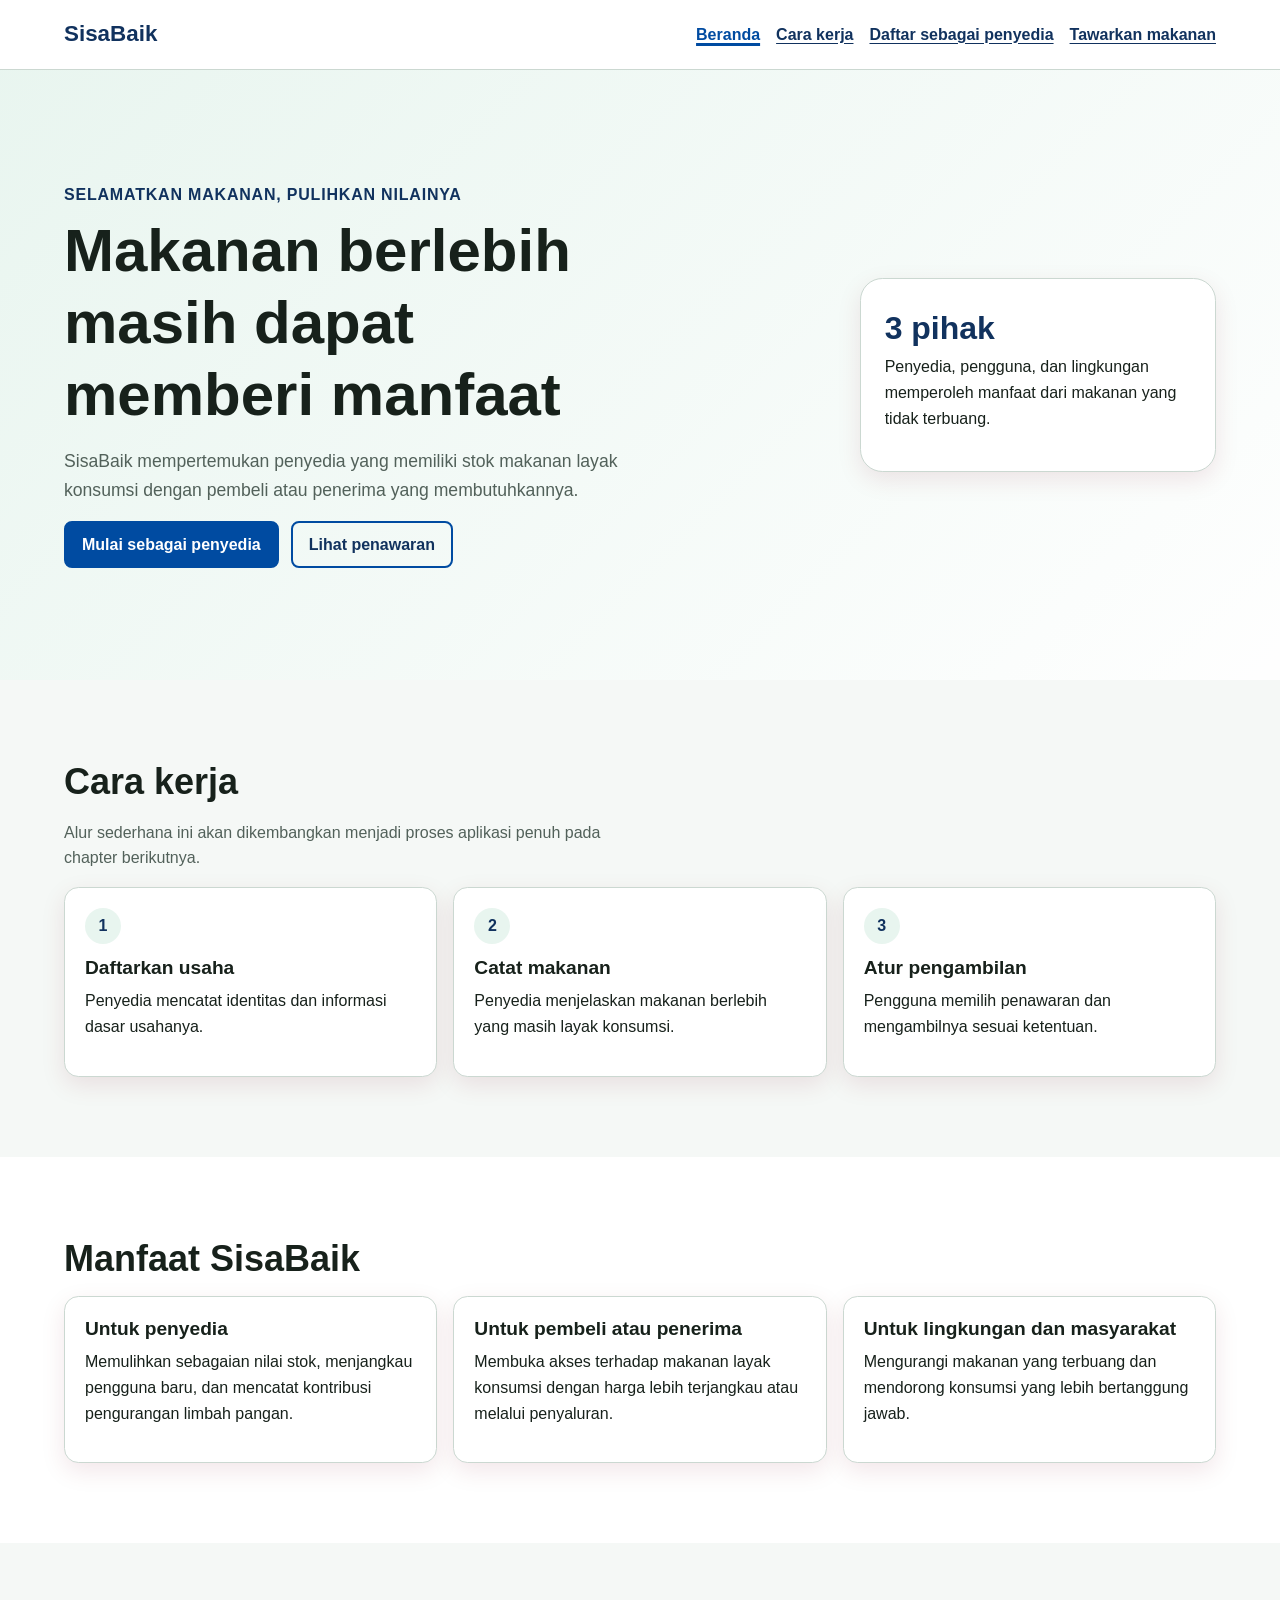
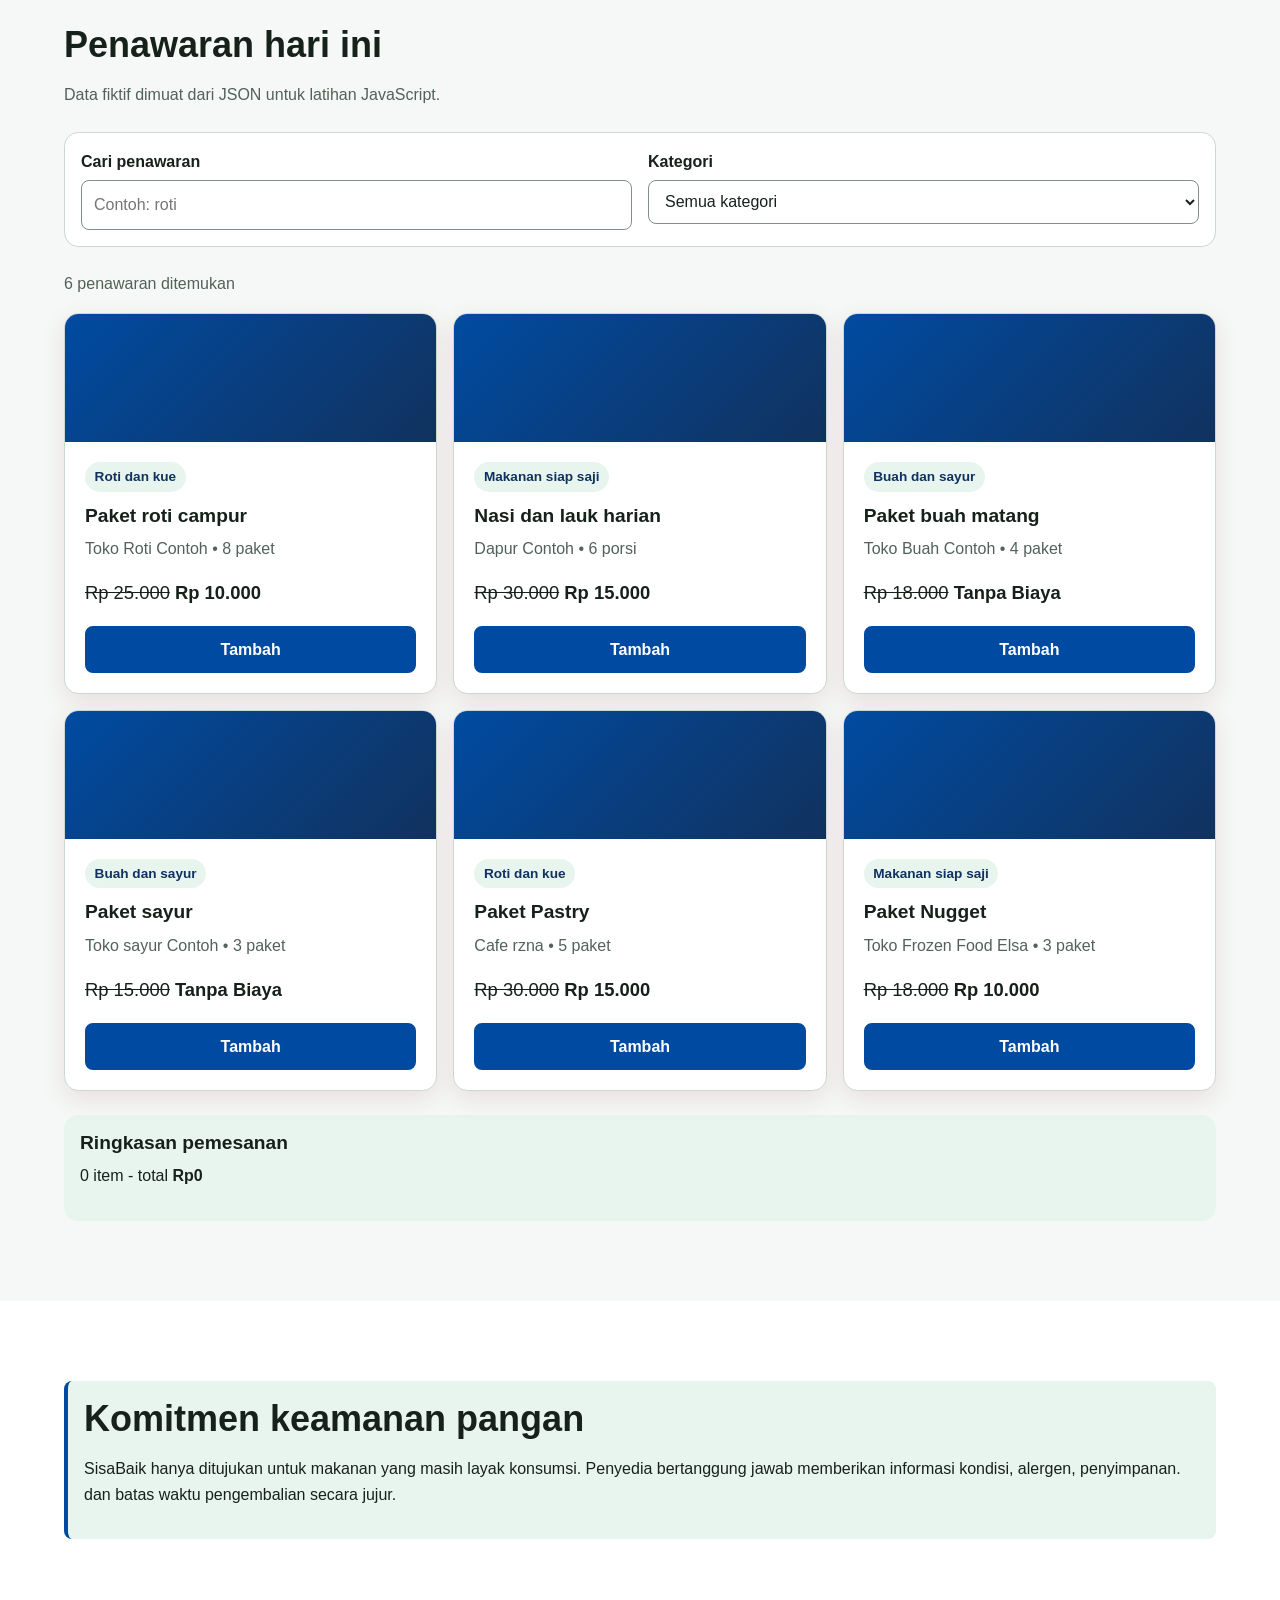
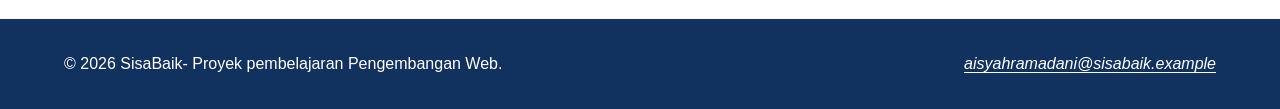
<file: index.html>
<!doctype html>
<html lang="id">
  <head>
    <meta charset="utf-8">
    <meta name="viewport" content="width=device-width, initial-scale=1">
    <meta name="description" content="SisaBaik membantu penyedia menawarkan makanan berlebih agar tetap bernilai,
     terjangkau, dan tidak terbuang.">
    <title>Beranda | SisaBaik</title>
    <link rel="stylesheet" href="styles.css">
    <script src="app.js" defer></script>
  </head>
  <body>
    <a class="skip-link" href="#konten-utama">Lewati ke konten utama</a>

    <header class="site-header">
      <div class="container header-layout">
        <p class="brand">SisaBaik</p>
        <nav aria-label="Navigasi utama">
          <ul class="nav-list">
            <li><a href="index.html" aria-current="page">Beranda</a></li>
            <li><a href="#cara-kerja">Cara kerja</a></li>
            <li><a href="daftar-penyedia.html">Daftar sebagai penyedia</a></li>
            <li><a href="tawarkan-makanan.html">Tawarkan makanan</a></li>
          </ul>
        </nav>
      </div>
    </header>

    <main id="konten-utama" tabindex="-1">
      <section class="hero" aria-labelledby="judul-utama">
        <div class="container hero-layout">
          <div>
            <p class="eyebrow">Selamatkan makanan, pulihkan nilainya</p>
            <h1 id="judul-utama">Makanan berlebih masih dapat memberi manfaat</h1>
            <p class="lead">SisaBaik mempertemukan penyedia yang memiliki stok makanan layak konsumsi dengan pembeli atau penerima yang membutuhkannya.</p>
            <div class="button-group">
              <a class="button" href="daftar-penyedia.html">Mulai sebagai penyedia</a>
              <a class="button button-secondary" href="#penawaran-contoh">Lihat penawaran</a>
              </div>
        </div>
        <aside class="hero-panel" aria-label="Ringkasan manfaat SisaBaik">
          <strong>3 pihak</strong>
          <p>Penyedia, pengguna, dan lingkungan memperoleh manfaat dari makanan yang tidak terbuang.</p>
        </aside>
      </div>
    </section>

    <section class="section" id="cara-kerja" aria-labelledby="judul-cara-kerja">
      <div class="container">
        <h2 id="judul-cara-kerja">Cara kerja</h2>
        <p class="section-intro">Alur sederhana ini akan dikembangkan menjadi proses aplikasi penuh pada chapter 
          berikutnya.</p>
        <div class="steps-grid">
          <article class="card">
            <span class="step-number" aria-hidden="true">1</span>
            <h3>Daftarkan usaha</h3>
            <p>Penyedia mencatat identitas dan informasi dasar usahanya.</p>
          </article>
          <article class="card">
            <span class="step-number" aria-hidden="true">2</span>
            <h3>Catat makanan</h3>
            <p>Penyedia menjelaskan makanan berlebih yang masih layak konsumsi.</p>
          </article>
          <article class="card">
            <span class="step-number" aria-hidden="true">3</span>
            <h3>Atur pengambilan</h3>
            <p>Pengguna memilih penawaran dan mengambilnya sesuai ketentuan.</p>
          </article>
        </div>
      </div>
    </section>

    <section class="section section-alt" aria-labelledby="judul-manfaat">
      <div class="container">
        <h2 id="judul-manfaat">Manfaat SisaBaik</h2>
        <div class="benefit-grid">
          <article class="card">
            <h3>Untuk penyedia</h3>
            <p>Memulihkan sebagaian nilai stok, menjangkau pengguna baru, dan mencatat kontribusi pengurangan limbah
              pangan.</p>
          </article>
          <article class="card">
            <h3>Untuk pembeli atau penerima</h3>
            <p>Membuka akses terhadap makanan layak konsumsi dengan harga lebih terjangkau atau melalui penyaluran.</p>
          </article>
          <article class="card">
            <h3>Untuk lingkungan dan masyarakat</h3>
            <p>Mengurangi makanan yang terbuang dan mendorong konsumsi yang lebih bertanggung jawab. </p>
          </article>
        </div>  
        </div>
        </section>

        <section class="section" id="penawaran-contoh" aria-labelledby="judul-penawaran">
          <div class="container">
            <h2 id="judul-penawaran">Penawaran hari ini</h2>
            <p class="section-intro">Data fiktif dimuat dari JSON untuk latihan JavaScript.</p>
            <form class="filter-panel" id="filter-form" role="search">
              <p>
                <label for="kata-kunci">Cari penawaran</label><br>
                <input id="kata-kunci" name="kata_kunci" type="search" placeholder="Contoh: roti">
              </p>
              <p>
                <label for="filter-kategori">Kategori</label><br>
                <select id="filter-kategori" name="kategori">
                  <option value="semua">Semua kategori</option>
                  <option value="makanan-siap-saji">Makanan siap saji</option>
                  <option value="roti-kue">Roti dan kue</option>
                  <option value="buah-sayur">Buah dan sayur</option>
                </select>
              </p>
            </form>
            <p id="status-katalog" class="status-message" role="status" aria-live="polite">Memuat penawaran...</p>
            <div class="offer-grid" id="daftar-penawaran"></div>
            <aside class="cart-summary" aria-labelledby="judul-ringkasan">
              <h3 id="judul-ringkasan">Ringkasan pemesanan</h3>
              <p> <span id="jumlah-item">0</span> item - total <strong id="total-pesanan">Rp0</strong></p>
            </aside>
            </div>
            </section>

            
        <section class="section section-alt" aria-labelledby="judul-keamanan">
          <div class="container">
            <div class="notice">
              <h2 id="judul-keamanan">Komitmen keamanan pangan</h2>
              <p>SisaBaik hanya ditujukan untuk makanan yang masih layak konsumsi. Penyedia bertanggung jawab memberikan
                informasi kondisi, alergen, penyimpanan. dan batas waktu pengembalian secara jujur. </p>
            </div>
          </div>
        </section>
</main>

<footer class="site-footer">
  <div class="container footer-layout">
    <p>&copy; 2026 SisaBaik- Proyek pembelajaran Pengembangan Web.</p>
    <address><a href="mailto:tim@sisabaik.example">aisyahramadani@sisabaik.example</a></address>
  </div>
</footer>
  </body>
  </html>
</file>
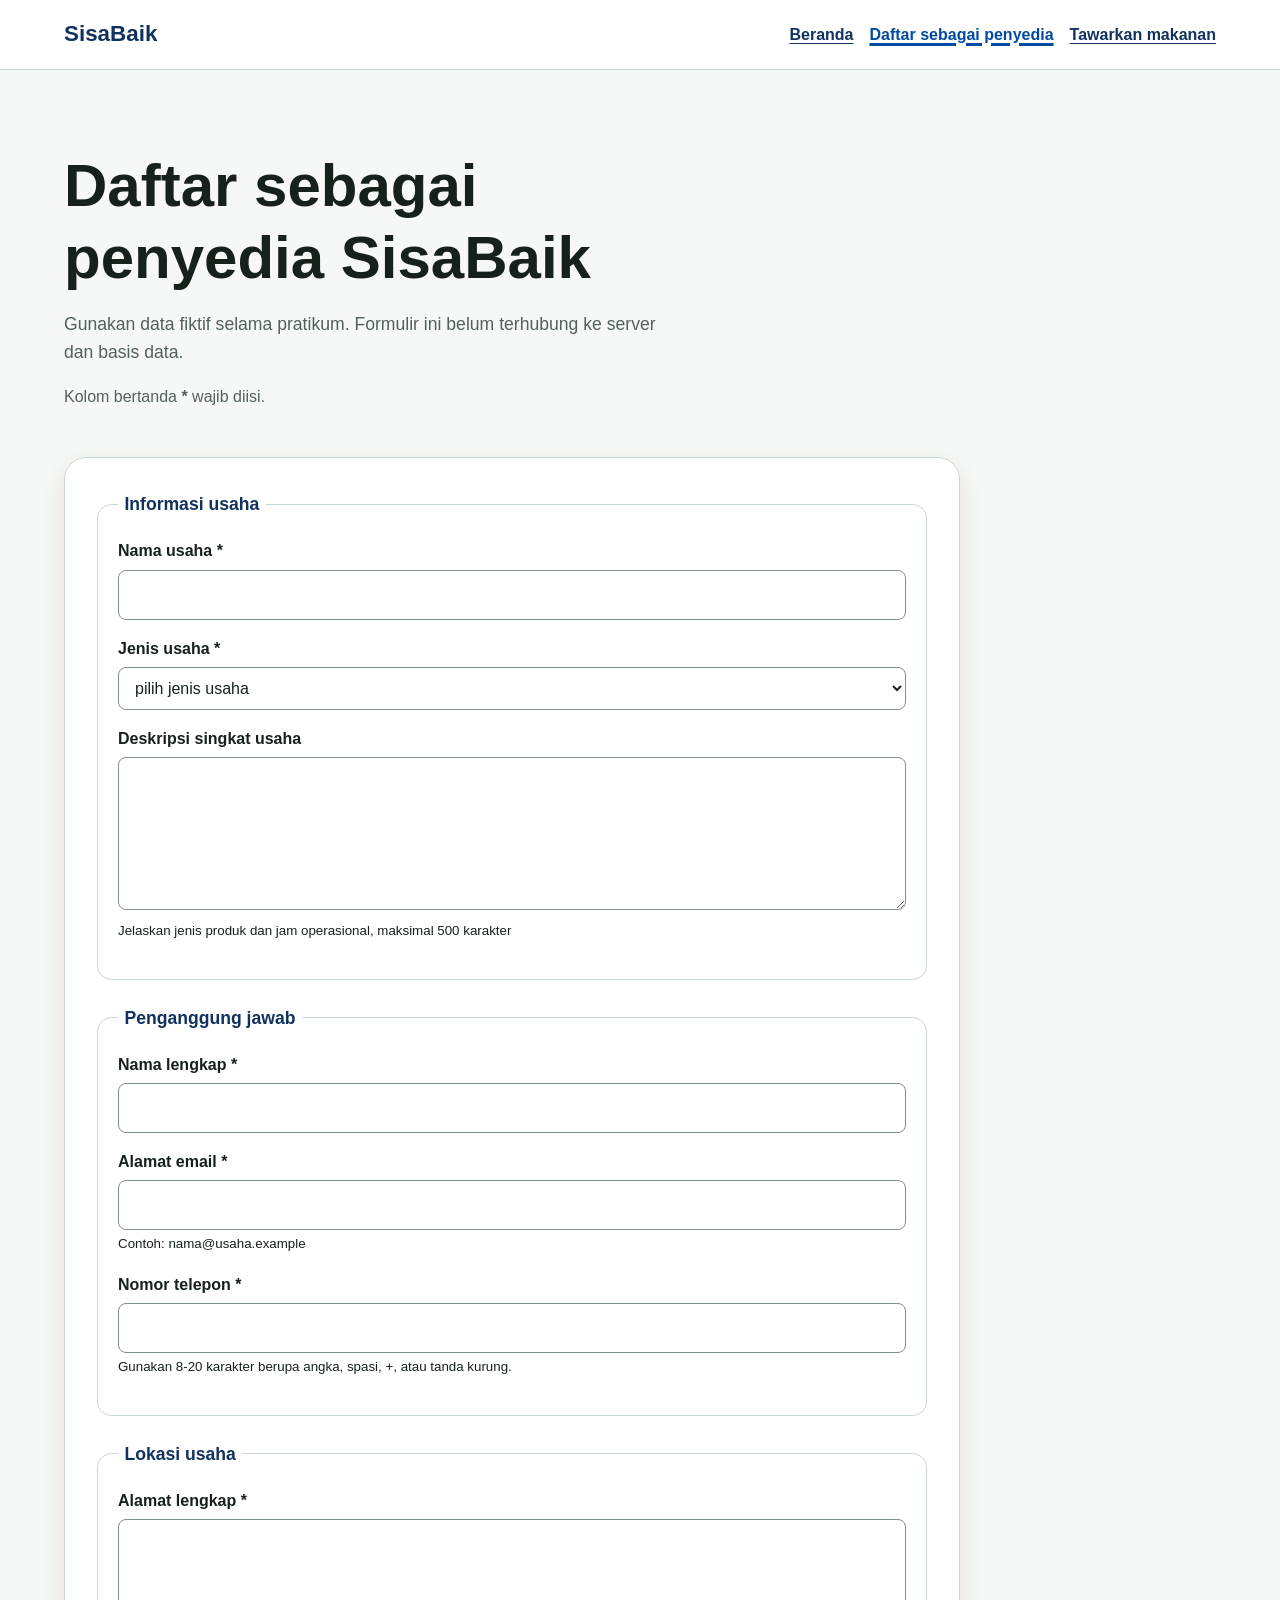
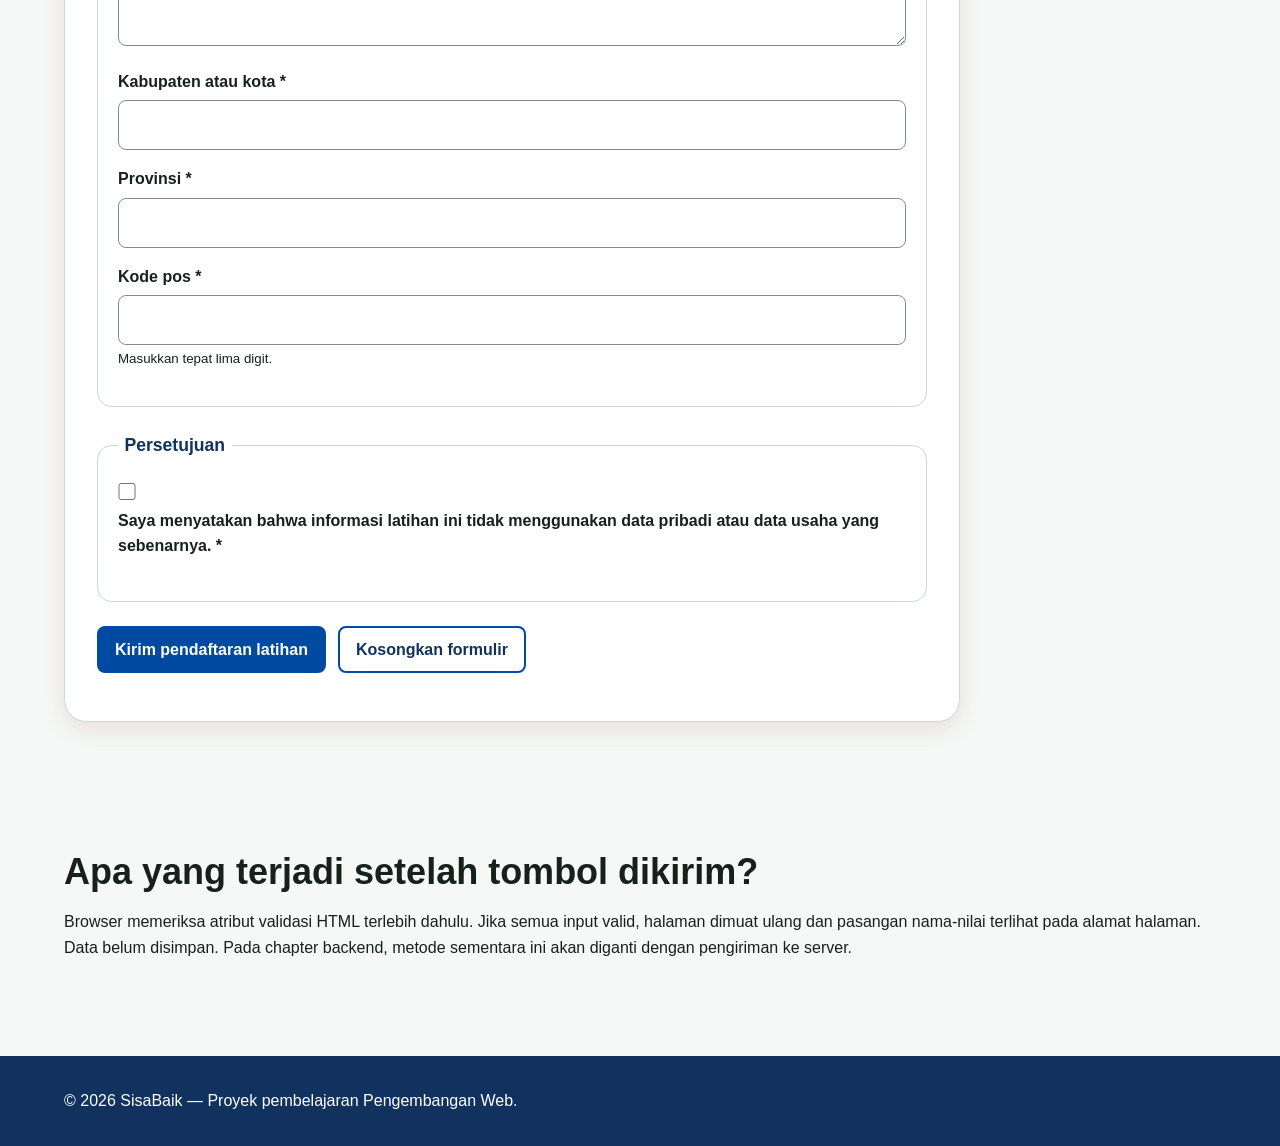
<file: daftar-penyedia.html>
<!doctype html>
<html lang="id">
    <head>
        <meta charset="utf-8">
        <meta name="viewport" content="width=device-width, initial-scale=1">
        <meta
        name="description"
        content="Formulir prototipe untuk mendaftarkan usaha sebagai penyedia makanan di SisaBaik"
        >
        <title>Daftar Penyedia | SisaBaik</title>
        <link rel="stylesheet" href="styles.css">
         <script src="app.js" defer></script>
    
    </head>
    <body>
        <a class="skip-link" href="#konten-utama">Lewati ke konten utama</a>

        <header class="site-header">
            <div class="container header-layout">
            <p class="brand">SisaBaik</p>
            <nav aria-label="Navigasi utama">
                <ul class="nav-list">
                    <li><a href="index.html">Beranda</a></li>
                    <li>
                        <a href="daftar-penyedia.html" aria-current="page"> 
                            Daftar sebagai penyedia
                            </a>
                            </li>
                            <li><a href="tawarkan-makanan.html">Tawarkan makanan</a></li>
                </ul>
            </nav>
            </div>
</header>

<main class="container" id="konten-utama" tabindex="-1">
    <div class="page-heading">
        <h1>Daftar sebagai penyedia SisaBaik</h1>
        <p class="lead">
            Gunakan data fiktif selama pratikum. Formulir ini belum terhubung ke server dan basis data. 
            </p>
            <p class="required-note" id="petunjuk-wajib">Kolom bertanda <strong>*</strong> wajib diisi.</p>
    </div>

    <form
    class="form-card"
    action="daftar-penyedia.html"
    method="get"
    aria-describedby="petunjuk-wajib"
    >
    <fieldset class="form-section">
        <legend>Informasi usaha</legend>

    <p>
        <label for="nama-usaha">Nama usaha *</label><br>
        <input
        type="text"
        id="nama-usaha"
        name="nama_usaha"
        autocomplete="organization"
        minlength="3"
        maxlength="100"
        required
        >
    </p>

    <p>
        <label for="jenis-usaha">Jenis usaha *</label><br>
        <select id="jenis-usaha" name="jenis_usaha" required>
            <option value="">pilih jenis usaha</option>
            <option value="restoran">Restoran</option>
            <option value="toko-roti">Toko roti</option>
            <option value="katering">Katering</option>
            <option value="ritel">Toko ritel</option>
            <option value="hotel">Hotel atau penginapan</option>
            <option value="lainnya">Lainnya</option>
        </select>
    </p>

    <p>
        <label for="deskripsi-usaha"> Deskripsi singkat usaha</label><br>
        <textarea
        id="deskripsi-usaha"
        name="deskripsi_usaha" 
        rows="5" 
        maxlength="500"
        aria-describedby="bantuan-deskripsi"
        ></textarea><br>
        <small id="bantuan-deskripsi">
            Jelaskan jenis produk dan jam operasional, maksimal 500 karakter
        </small>
    </p>
    </fieldset>

    <fieldset class="form-section">
        <legend>Penganggung jawab</legend>

        <p>
            <label for="nama-penanggung-jawab">Nama lengkap *</label><br>
            <input
            type="text"
            id="nama-penanggung-jawab"
            name="nama_penanggung_jawab" 
            autocomplete="name" 
            minlength="3"
            maxlength="100" 
            required 
            >
        </p>

        <p>
            <label for="email">Alamat email *</label><br>
            <input 
            type="email" 
            id="email" 
            name="email"
            autocomplete="email"
            maxlength="254"
            aria-describedby="bantuan-email" 
            required
            ><br>
            <small id="bantuan-email">Contoh: nama@usaha.example</small>
        </p>
        
        <p>
            <label for="telepon">Nomor telepon *</label><br>
            <input 
            type="tel" 
            id="telepon"
            name="telepon" 
            autocomplete="tel" 
            inputmode="tel" 
            pattern="[0-9+() ]{8,20}"
            aria-describedby="bantuan-telepon" 
            required
            ><br>
            <small id="bantuan-telepon">
                Gunakan 8-20 karakter berupa angka, spasi, +, atau tanda kurung.
            </small>
        </p>
    </fieldset>
    <fieldset class="form-section">
        <legend>Lokasi usaha</legend>
        <p>    
        <label for="alamat">Alamat lengkap *</label><br>
        <textarea 
        id="alamat" 
        name="alamat" 
        rows="4"
        autocomplete="street-address" 
        minlength="10" 
        maxlength="250"
        required
        ></textarea>
        </p>

    <p>
        <label for="kota">Kabupaten atau kota *</label><br>
        <input 
        type="text" 
        id="kota" 
        name="kota"
        autocomplete="address-level2" 
        maxlength="100"
        required
        >
    </p>
    
    <p>
        <label for="provinsi">Provinsi *</label><br>
        <input 
        type="text" 
        id="provinsi" 
        name="provinsi"
        autocomplete="address-level1" 
        maxlength="100"
        required
        >
    </p>

    <p>
        <label for="kode-pos">Kode pos *</label><br>
        <input 
        type="text" 
        id="kode-pos"
        name="kode_pos" 
        autocomplete="postal-code" 
        inputmode="numeric" 
        pattern="[0-9]{5}"
        aria-describedby="bantuan-kode-pos" 
        required
        ><br>
        <small id="bantuan-kode-pos">Masukkan tepat lima digit.</small>
    </p>
</fieldset>

<fieldset class="form-section">
    <legend>Persetujuan</legend>
    <p>
        <input 
        type="checkbox" 
        id="persetujuan" 
        name="persetujuan" 
        value="setuju" 
        required
        >
        <label for="persetujuan">
            Saya menyatakan bahwa informasi latihan ini tidak menggunakan data pribadi atau data usaha yang sebenarnya. *
        </label>
    </p>
</fieldset>

<p class="form-actions">
    <button class="button" type="submit">Kirim pendaftaran latihan</button>
    <button class="button button-secondary" type="reset">Kosongkan formulir</button>
</p>
</form>

<section class="section" aria-labelledby="catatan-prototipe">
    <h2 id="catatan-prototipe">Apa yang terjadi setelah tombol dikirim?</h2>
    <p>
        Browser memeriksa atribut validasi HTML terlebih dahulu. Jika semua input valid, halaman dimuat ulang dan pasangan nama-nilai terlihat pada alamat halaman. Data belum disimpan. Pada chapter backend, metode sementara ini akan diganti dengan pengiriman ke server.
    </p>
</section>
</main>

<footer class="site-footer">
    <div class="container footer-layout">
        <p>&copy; 2026 SisaBaik — Proyek pembelajaran Pengembangan Web.</p>
    </div>
</footer>
</body>
</html>
</file>
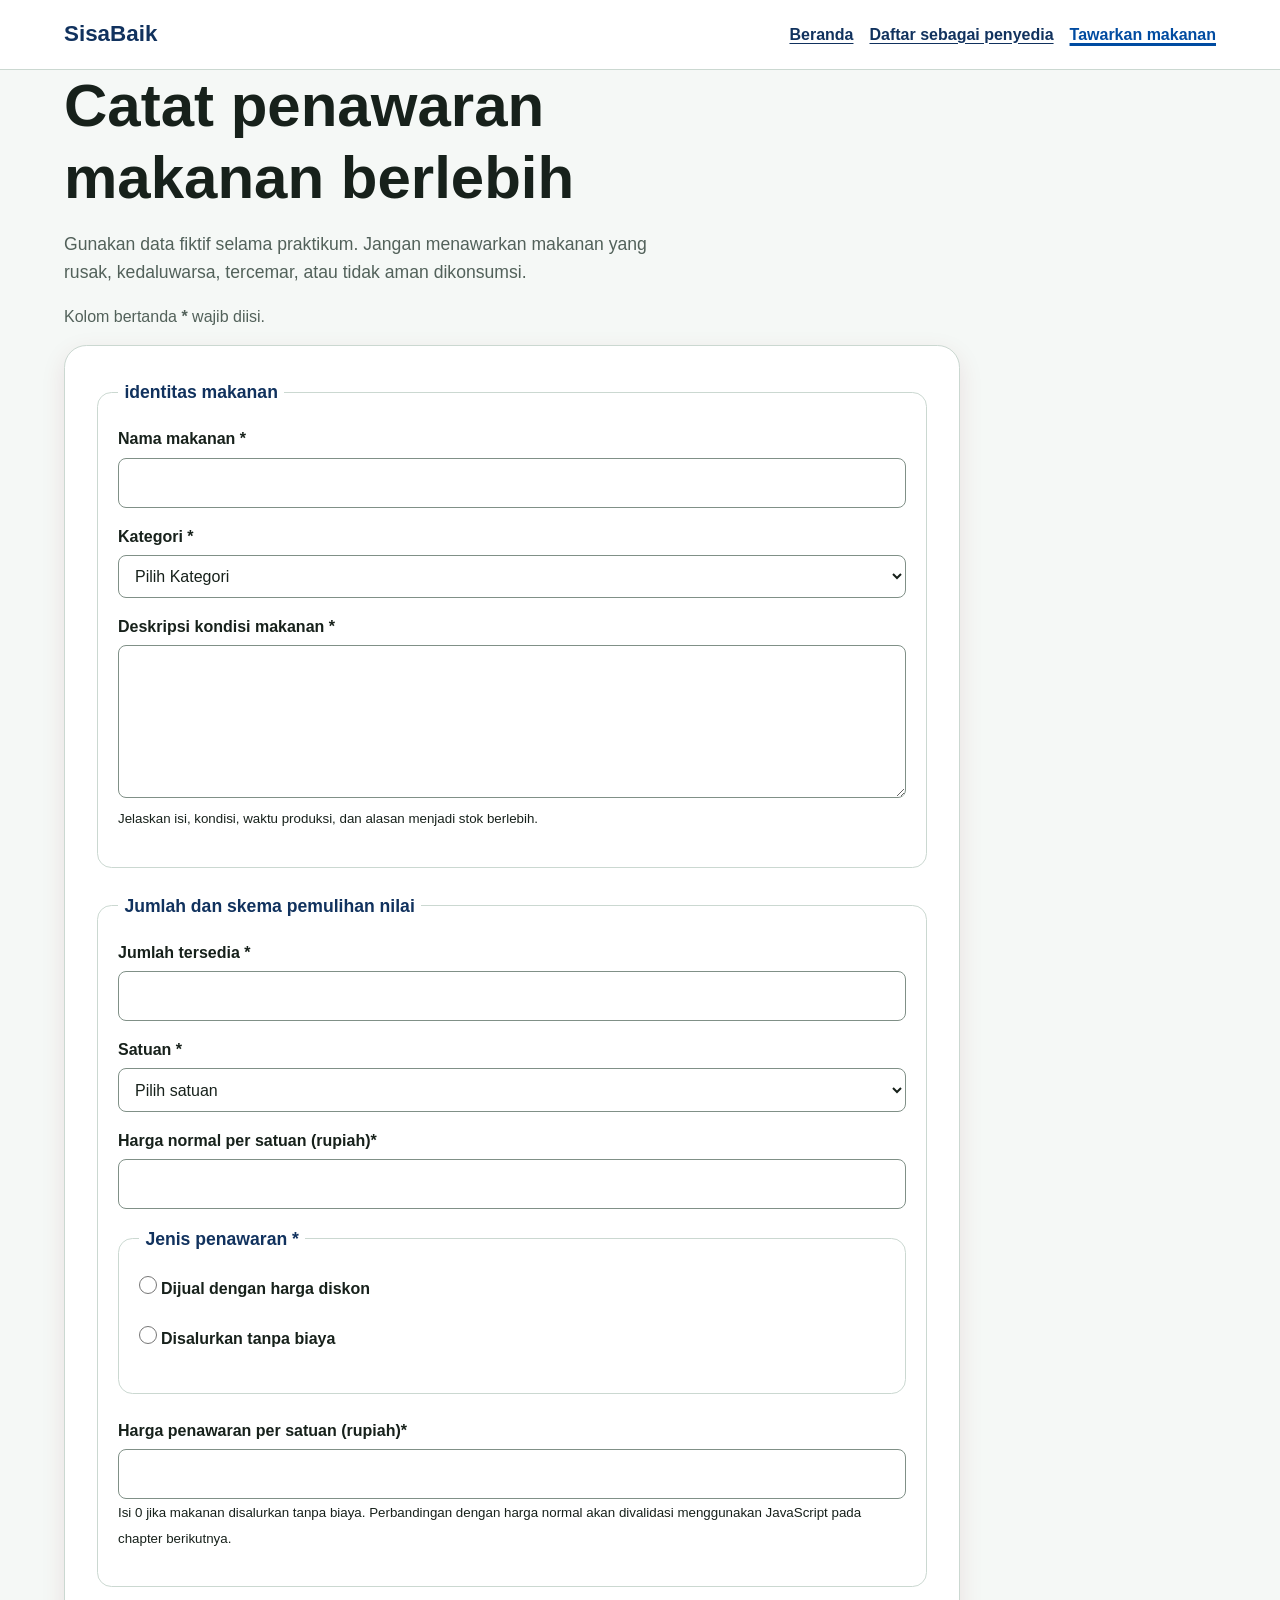
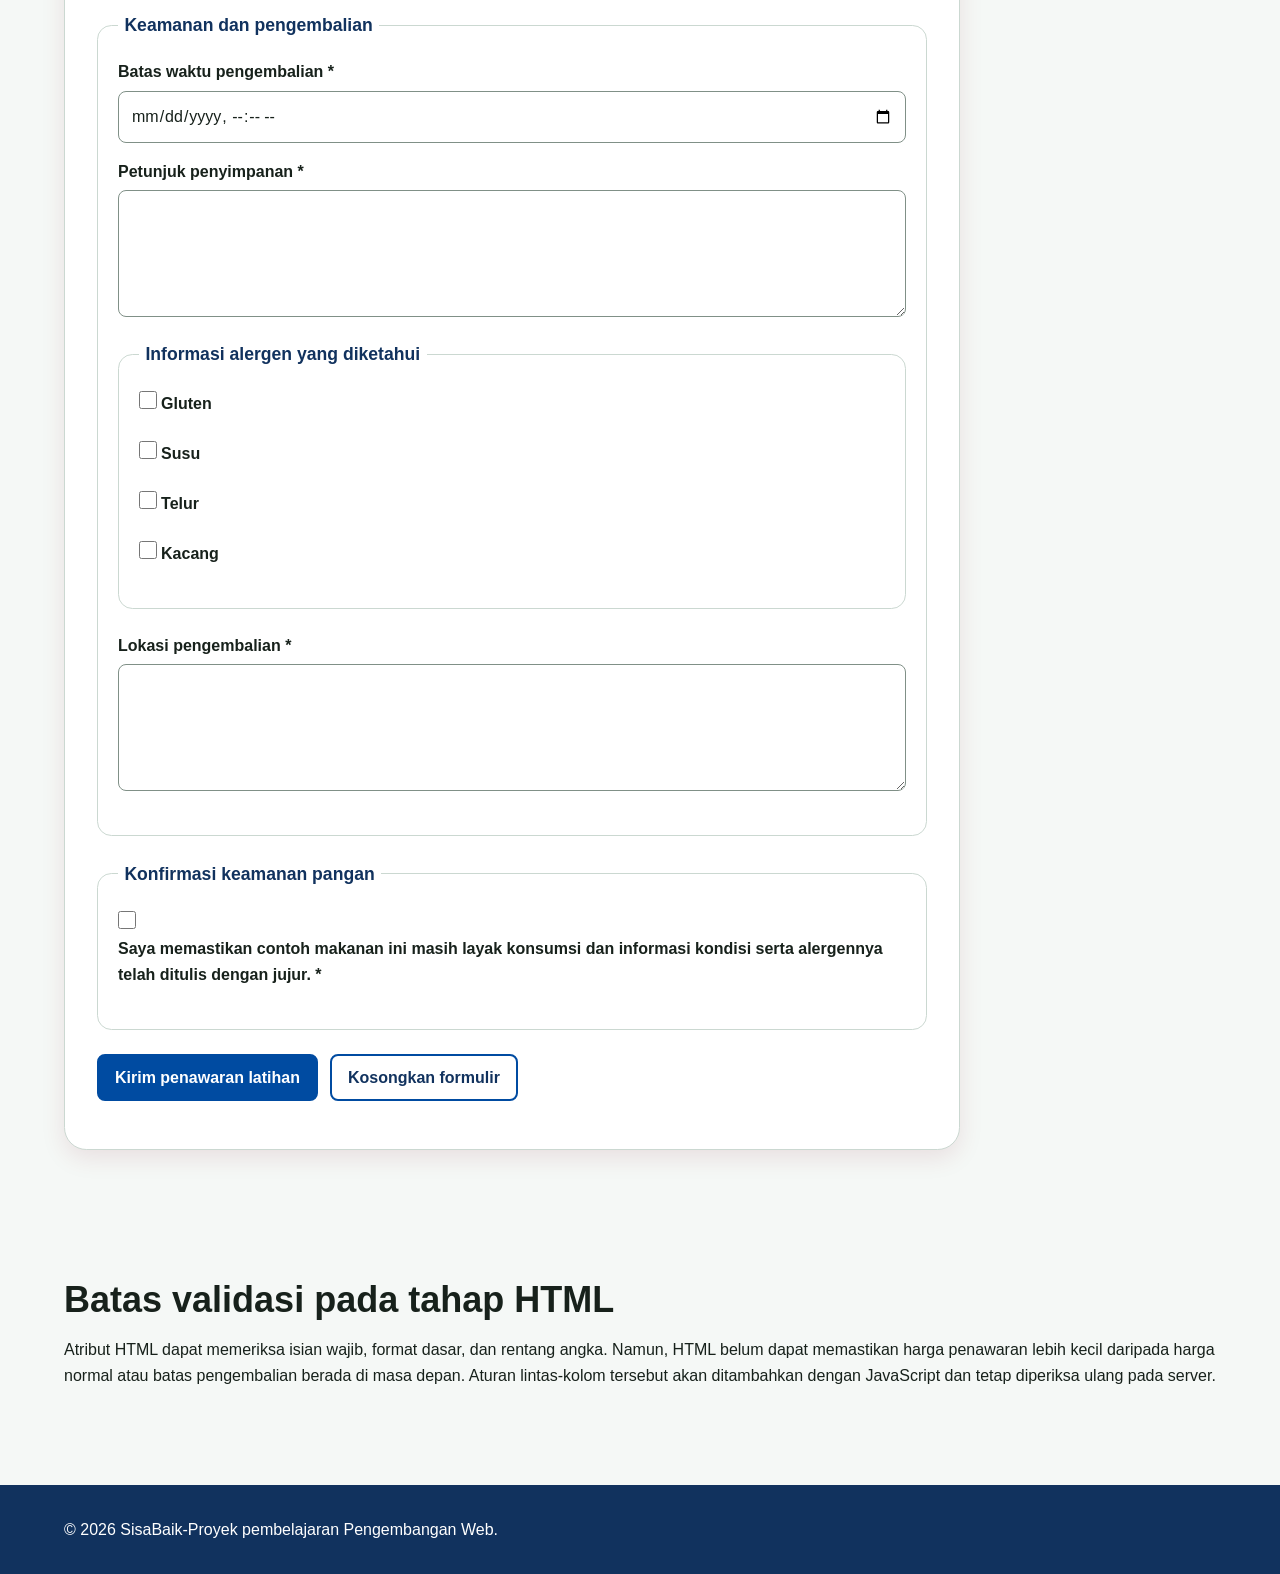
<file: tawarkan-makanan.html>
<!doctype html>
<html lang="id">
    <head>
        <meta charset="utf-8">
        <meta name="viewport" content="width=device-width, initial-scale=1">
        <meta
        name="description"
        content="Formulir prototipe untuk mencatat makananan berlebih yang akan ditawarkan melalui SisaBaik"
        >
        <title>Tawarkan Makananan | SisaBaik</title>
    <link rel="stylesheet" href="styles.css">
    <script src="app.js" defer></script>
    </head>
    <body>
        <a class="skip-link" href="#konten-utama">Lewati ke konten utama</a>

        <header class="site-header">
            <div class="container header-layout">
                <p class="brand">SisaBaik</p>
                <nav aria-label="Naviasi utama">
                <ul class="nav-list">
                    <li><a href="index.html">Beranda</a></li>
                    <li><a href="daftar-penyedia.html">Daftar sebagai penyedia</a></li>
                    <li>
                        <a href="tawarkan-makanan.html" aria-current="page">
                            Tawarkan makanan
                        </a>
                    </li>
                </ul>
            </nav>
            </div>
        </header>

        <main class="container" id="konten-utama" tabindex="-1">
            <h1>Catat penawaran makanan berlebih</h1>
            <p class="lead">
                Gunakan data fiktif selama praktikum. Jangan menawarkan makanan yang
                rusak, kedaluwarsa, tercemar, atau tidak aman dikonsumsi.
            
            </p>
            <p class="required-note" id="petunjuk-wajib">Kolom bertanda <strong>*</strong> wajib diisi.</p>

            
            <form
                id="form-penawaran"
                class="form-card"
                action="tawarkan-makanan.html"
                method="get"
                aria-describedby="petunjuk-wajib"
                >
            <fieldset class="form-section">
            <legend>identitas makanan</legend>

            <p>
                <label for="nama-makanan">Nama makanan *</label><br>
                <input
                type="text"
                id="nama-makanan"
                name="nama_makanan"
                minlength="3"
                maxlength="120"
                required
                >
            </p>

            <p>
                <label for="kategori">Kategori *</label><br>
                <select id="kategori" name="kategori" required>
                    <option value="">Pilih Kategori</option>
                    <option value="makanan-siap-saji">Makanan siap saji</option>
                    <option value="roti-kue">Roti atau kue</option>
                    <option value="buah-sayur">Buah atau sayur</option>
                    <option value="minuman">Minuman</option>
                    <option value="bahan-pangan">Bahan pangan</option>
                    <option value="lainnya">Lainnya</option>
                </select>
            </p>
        
            <p>
                <label for="deskripsi-makanan">Deskripsi kondisi makanan *</label><br>
                <textarea
                id="deskripsi-makanan"
                name="deskripsi_makanan"
                rows="5"
                minlength="20"
                maxlength="600"
                aria-describedby="bantuan-deskripsi-makanan"
                required
                ></textarea><br>
                <small id="bantuan-deskripsi-makanan">
                    Jelaskan isi, kondisi, waktu produksi, dan alasan menjadi stok berlebih.
                </small>
            </p>
        </fieldset>

        <fieldset class="form-section">
            <legend>Jumlah dan skema pemulihan nilai</legend>

            <p>
                <label for="jumlah">Jumlah tersedia *</label><br>
                <input
                type="number"
                id="jumlah"
                name="jumlah"
                min="1"
                max="1000"
                step="1"
                required
                >
            </p>

            <p>
                <label for="satuan">Satuan *</label><br>
                <select id="satuan" name="satuan" required>
                    <option value="">Pilih satuan</option>
                    <option value="porsi">Porsi</option>
                    <option value="paket">Paket</option>
                    <option value="buah">Buah</option>
                    <option value="kilogram">Kilogram</option>
                    <option value="liter">Liter</option>
                </select>
            </p>

            <p>
                <label for="harga-normal">Harga normal per satuan (rupiah)*</label><br>
                <input
                type="number"
                id="harga-normal"
                name="harga_normal"
                min="0"
                max="10000000"
                step="500"
                required
                >
            </p>

            <fieldset class="form-section">
                <legend>Jenis penawaran *</legend>
                <p>
                    <input
                    type="radio"
                    id="jenis-diskon"
                    name="jenis_penawaran"
                    value="diskon"
                    required
                    >
                    <label for="jenis-diskon">Dijual dengan harga diskon</label>
                </p>

                <p>
                    <input
                    type="radio"
                    id="jenis-donasi"
                    name="jenis-penawaran"
                    value="donasi"
                    >
                    <label for="jenis-donasi">Disalurkan tanpa biaya</label>
                </p>
            </fieldset>

            <p>
                <label for="harga-pemulihan">Harga penawaran per satuan (rupiah)*</label><br>
                <input
                type="number"
                id="harga-pemulihan"
                name="harga_penawaran"
                min="0"
                max="10000000"
                step="500"
                aria-describedby="bantuan-harga"
                required
                ><br>
                <small id="bantuan-harga">
                    Isi 0 jika makanan disalurkan tanpa biaya. Perbandingan dengan
                    harga normal akan divalidasi menggunakan JavaScript pada chapter berikutnya.
                </small>
            </p>
        </fieldset>

        <fieldset class="form-section">
            <legend>Keamanan dan pengembalian</legend>

            <p>
                <label for="batas-pengembalian">Batas waktu pengembalian *</label><br>
                <input
                type="datetime-local"
                id="batas-pengembalian"
                name="batas_pengembalian"
                required
                >
            </p>

            <p>
                <label for="petunjuk-penyimpanan">Petunjuk penyimpanan *</label><br>
                <textarea
                id="petunjuk-penyimpanan"
                name="petunjuk_penyimpanan"
                rows="4"
                minlength="10"
                maxlength="300"
                required
                ></textarea>
            </p>

            <fieldset class="form-section">
                <legend>Informasi alergen yang diketahui</legend>
                <p>
                    <input type="checkbox" id="alergen-gluten" name="alergen" value="gluten">
                    <label for="alergen-gluten">Gluten</label>
                </p>

                <p>
                    <input type="checkbox" id="alergen-susu" name="alergen" value="susu">
                    <label for="alergen-susu">Susu</label>
                </p>

                <p>
                    <input type="checkbox" id="alergen-telur" name="alergen" value="telur">
                    <label for="alergen-telur">Telur</label>
                </p>

                <p>
                    <input type="checkbox" id="alergen-kacang" name="alergen" value="kacang">
                    <label for="alergen-kacang">Kacang</label>
                </p>
            </fieldset>

            <p>
                <label for="lokasi-pengembalian">Lokasi pengembalian *</label><br>
                <textarea
                id="lokasi-pengembalian"
                name="lokasi_pengembalian"
                rows="4"
                autocomplete="street-address"
                minlength="10"
                maxlength="250"
                required
                ></textarea>
            </p>
        </fieldset>

        <fieldset class="form-section">
            <legend>Konfirmasi keamanan pangan</legend>
            <p>
                <input
                type="checkbox"
                id="konfirmasi-keamanan"
                name="konfirmasi_keamanan"
                value="terkonfirmasi"
                required
                >
                <label for="konfirmasi-keamanan">
                    Saya memastikan contoh makanan ini masih layak konsumsi dan
                    informasi kondisi serta alergennya telah ditulis dengan jujur. *
                </label>
            </p>
        </fieldset>

        <p class="form-actions">
            <button class="button" type="submit">Kirim penawaran latihan</button>
            <button class="button button-secondary" type="reset">Kosongkan formulir</button>
        </p>
        </form>

        <section class="section" aria-labelledby="batas-validasi-html">
            <h2 id="batas-validasi-html">Batas validasi pada tahap HTML</h2>
            <p>
                Atribut HTML dapat memeriksa isian wajib, format dasar, dan rentang
                angka. Namun, HTML belum dapat memastikan harga penawaran lebih kecil
                daripada harga normal atau batas pengembalian berada di masa depan.
                Aturan lintas-kolom tersebut akan ditambahkan dengan JavaScript dan
                tetap diperiksa ulang pada server.
            </p>
        </section>
        </main>
        <footer class="site-footer">
            <div class="container footer-layout">
            <p>&copy; 2026 SisaBaik-Proyek pembelajaran Pengembangan Web.</p>
            </div>
        </footer>
    </body>
</html>
</file>
<file: styles.css>
:root {
  --color-primary: #004ba1;
  --color-primary-dark: #11325e;
  --color-primary-soft: #e8f5ef;
  --color-accent: #f2b84b;
  --color-text: #17211b;
  --color-muted: #52615a;
  --color-surface: #ffffff;
  --color-background: #f5f8f6;
  --color-border: #cbd8d1;
  --color-danger: #a52a2a;
  --shadow-card: 0 0.5rem 1.5rem rgba(126, 10, 39, 0.1);
  --radius-small: 0.5rem;
  --radius-medium: 0.9rem;
  --radius-large: 1.4rem;
  --content-width: 72rem;
}

*,
*::before,
*::after {
  box-sizing: border-box;
}

html {
  scroll-behavior: smooth;
}

body {
  margin: 0;
  background: var(--color-background);
  color: var(--color-text);
  font-family: Arial, Helvetica, sans-serif;
  font-size: 1rem;
  line-height: 1.6;
}

h1,
h2,
h3,
p {
  margin-block-start: 0;
}

h1,
h2,
h3 {
  line-height: 1.2;
}

h1 {
  max-width: 18ch;
  margin-block-end: 1rem;
  font-size: clamp(2rem, 7vw, 3.75rem);
}

h2 {
  margin-block-end: 1rem;
  font-size: clamp(1.5rem, 4vw, 2.25rem);
}

h3 {
  margin-block-end: 0.6rem;
  font-size: 1.2rem;
}

a {
  color: var(--color-primary-dark);
  text-underline-offset: 0.2em;
}

a:hover {
  text-decoration-thickness: 0.18em;
}

:focus-visible {
  outline: 0.2rem solid var(--color-accent);
  outline-offset: 0.2rem;
}

.skip-link {
  position: absolute;
  inset-block-start: 0.5rem;
  inset-inline-start: 0.5rem;
  z-index: 100;
  padding: 0.7rem 1rem;
  border-radius: var(--radius-small);
  background: var(--color-text);
  color: var(--color-surface);
  transform: translateY(-180%);
}

.skip-link:focus {
  transform: translateY(0);
}

.container {
  width: min(100% - 2rem, var(--content-width));
  margin-inline: auto;
}

.site-header {
  background: var(--color-surface);
  border-block-end: 0.0625rem solid var(--color-border);
}

.header-layout {
  display: flex;
  flex-direction: column;
  gap: 0.75rem;
  padding-block: 1rem;
}

.brand {
  margin: 0;
  color: var(--color-primary-dark);
  font-size: 1.4rem;
  font-weight: 700;
}

.nav-list {
  display: flex;
  flex-wrap: wrap;
  gap: 0.5rem 1rem;
  margin: 0;
  padding: 0;
  list-style: none;
}

.nav-list a {
  display: inline-block;
  padding-block: 0.35rem;
  font-weight: 700;
}

.nav-list a[aria-current="page"] {
  color: var(--color-primary);
  text-decoration-thickness: 0.2em;
}

.hero {
  padding-block: clamp(3rem, 10vw, 7rem);
  background: linear-gradient(135deg, rgb(232 245 239 / 95%), rgb(255 255 255 / 92%));
}

.hero-layout {
  display: grid;
  gap: 2rem;
  align-items: center;
}

.eyebrow {
  margin-block-end: 0.5rem;
  color: var(--color-primary-dark);
  font-weight: 700;
  letter-spacing: 0.05em;
  text-transform: uppercase;
}

.lead {
  max-width: 62ch;
  color: var(--color-muted);
  font-size: 1.1rem;
}

.hero-panel {
  padding: 1.5rem;
  border: 0.0625rem solid var(--color-border);
  border-radius: var(--radius-large);
  background: var(--color-surface);
  box-shadow: var(--shadow-card);
}

.hero-panel strong {
  display: block;
  color: var(--color-primary-dark);
  font-size: 2rem;
}

.button-group,
.form-actions {
  display: flex;
  flex-wrap: wrap;
  gap: 0.75rem;
  align-items: center;
}

.button {
  display: inline-block;
  padding: 0.75rem 1rem;
  border: 0.125rem solid var(--color-primary);
  border-radius: var(--radius-small);
  background: var(--color-primary);
  color: var(--color-surface);
  font: inherit;
  font-weight: 700;
  line-height: 1.2;
  text-decoration: none;
  cursor: pointer;
}

.button:hover {
  background: var(--color-primary-dark);
  border-color: var(--color-primary-dark);
}

.button-secondary {
  background: transparent;
  color: var(--color-primary-dark);
}

.section {
  padding-block: clamp(2.5rem, 7vw, 5rem);
}

.section-alt {
  background: var(--color-surface);
}

.section-intro {
  max-width: 65ch;
  color: var(--color-muted);
}

.steps-grid,
.benefit-grid,
.offer-grid {
  display: grid;
  grid-template-columns: 1fr;
  gap: 1rem;
}

.card {
  padding: 1.25rem;
  border: 0.0625rem solid var(--color-border);
  border-radius: var(--radius-medium);
  background: var(--color-surface);
  box-shadow: var(--shadow-card);
}

.step-number {
  display: inline-grid;
  width: 2.25rem;
  height: 2.25rem;
  margin-block-end: 0.75rem;
  place-items: center;
  border-radius: 50%;
  background: var(--color-primary-soft);
  color: var(--color-primary-dark);
  font-weight: 700;
}

.offer-card {
  display: flex;
  flex-direction: column;
  overflow: hidden;
  border: 0.0625rem solid var(--color-border);
  border-radius: var(--radius-medium);
  background: var(--color-surface);
  box-shadow: var(--shadow-card);
}

.offer-card__visual {
  min-height: 8rem;
  background: linear-gradient(135deg, var(--color-primary), var(--color-primary-dark));
}

.offer-card__content {
  display: flex;
  flex: 1;
  flex-direction: column;
  padding: 1.25rem;
}

.offer-card__meta {
  color: var(--color-muted);
}

.offer-card__price {
  margin-block-start: auto;
  font-size: 1.15rem;
}

.badge {
  display: inline-block;
  width: fit-content;
  margin-block-end: 0.75rem;
  padding: 0.25rem 0.6rem;
  border-radius: 999px;
  background: var(--color-primary-soft);
  color: var(--color-primary-dark);
  font-size: 0.85rem;
  font-weight: 700;
}

.notice {
  padding: 1rem;
  border-inline-start: 0.3rem solid var(--color-primary);
  border-radius: var(--radius-small);
  background: var(--color-primary-soft);
}

.page-heading {
  padding-block: clamp(2.5rem, 7vw, 5rem) 2rem;
}

.form-card {
  max-width: 56rem;
  margin-block-end: 3rem;
  padding: clamp(1rem, 4vw, 2rem);
  border: 0.0625rem solid var(--color-border);
  border-radius: var(--radius-large);
  background: var(--color-surface);
  box-shadow: var(--shadow-card);
}

.form-section {
  margin: 0 0 1.5rem;
  padding: 1.25rem;
  border: 0.0625rem solid var(--color-border);
  border-radius: var(--radius-medium);
}

.form-section legend {
  padding-inline: 0.4rem;
  color: var(--color-primary-dark);
  font-size: 1.1rem;
  font-weight: 700;
}

label {
  display: inline-block;
  margin-block-end: 0.35rem;
  font-weight: 700;
}

input,
select,
textarea {
  width: 100%;
  padding: 0.7rem 0.75rem;
  border: 0.0625rem solid #809087;
  border-radius: var(--radius-small);
  background: var(--color-surface);
  color: var(--color-text);
  font: inherit;
}

textarea {
  resize: vertical;
}

input:focus,
select:focus,
textarea:focus {
  border-color: var(--color-primary-dark);
}

input[type="checkbox"],
input[type="radio"] {
  width: 1.1rem;
  height: 1.1rem;
  margin: 0.2rem 0 0;
  accent-color: var(--color-primary);
}

.required-note {
  color: var(--color-muted);
}

.site-footer {
  padding-block: 2rem;
  background: var(--color-primary-dark);
  color: var(--color-surface);
}

.site-footer a {
  color: var(--color-surface);
}

.footer-layout {
  display: flex;
  flex-direction: column;
  gap: 0.5rem;
}

.footer-layout p,
.footer-layout address {
  margin: 0;
}

@media (min-width: 48rem) {
  .header-layout {
    flex-direction: row;
    justify-content: space-between;
    align-items: center;
  }

  .hero-layout {
    grid-template-columns: minmax(0, 1.5fr) minmax(15rem, 0.7fr);
  }

  .steps-grid,
  .benefit-grid {
    grid-template-columns: repeat(3, minmax(0, 1fr));
  }

  .offer-grid {
    grid-template-columns: repeat(2, minmax(0, 1fr));
  }

  .footer-layout {
    flex-direction: row;
    justify-content: space-between;
    align-items: center;
  }
}

@media (min-width: 68rem) {
  .offer-grid {
    grid-template-columns: repeat(3, minmax(0, 1fr));
  }
}

@media (prefers-reduced-motion: reduce) {
  html {
    scroll-behavior: auto;
  }
}

.filter-panel { display:grid; gap:1rem; margin-block:1.5rem; padding:1rem; border:0.0625rem solid var(--color-border); border-radius:var(--radius-medium); background:var(--color-surface);  }
.filter-panel p { margin:0;}
.status-message {min-height:1.6em; color:var(--color-muted);}
.cart-summary {margin-block-start: 1.5rem; padding:1rem; border-radius:var(--radius-medium); background:var(--color-primary-soft);}
.error-message { color:var(--color-danger); font-weight:700; }
@media (min-width: 48rem) { .filter-panel { grid-template-columns: repeat(2, minmax(0, 1fr)); } }
</file>
